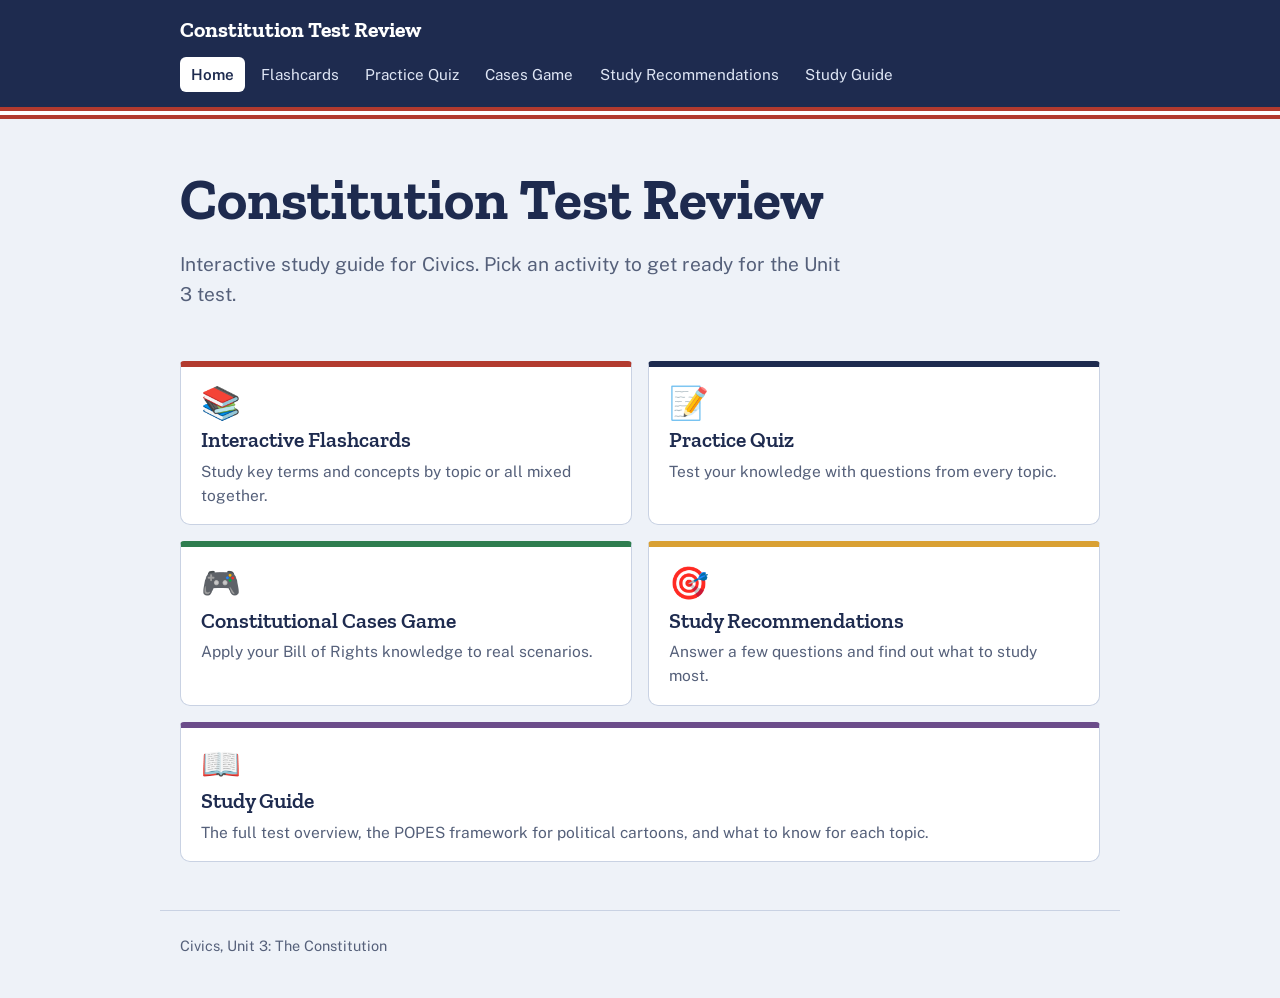
<file: constitution-review/index.html>
<!doctype html>
<html lang="en">
<head>
<meta charset="utf-8">
<meta name="viewport" content="width=device-width, initial-scale=1">
<title>Constitution Test Review</title>
<link rel="preconnect" href="https://fonts.googleapis.com">
<link rel="preconnect" href="https://fonts.gstatic.com" crossorigin>
<link href="https://fonts.googleapis.com/css2?family=Public+Sans:ital,wght@0,400;0,600;0,700;1,400&family=Zilla+Slab:wght@600;700&display=swap" rel="stylesheet">
<link rel="stylesheet" href="assets/style.css">
</head>
<body>
<main>
  <section class="hero">
    <h1>Constitution Test Review</h1>
    <p>Interactive study guide for Civics. Pick an activity to get ready for the Unit 3 test.</p>
  </section>

  <div class="activity-grid">
    <a class="activity" href="flashcards.html" style="--stripe: var(--brick)">
      <span class="icon" aria-hidden="true">📚</span>
      <h3>Interactive Flashcards</h3>
      <p>Study key terms and concepts by topic or all mixed together.</p>
    </a>
    <a class="activity" href="quiz.html" style="--stripe: var(--navy)">
      <span class="icon" aria-hidden="true">📝</span>
      <h3>Practice Quiz</h3>
      <p>Test your knowledge with questions from every topic.</p>
    </a>
    <a class="activity" href="game.html" style="--stripe: var(--good)">
      <span class="icon" aria-hidden="true">🎮</span>
      <h3>Constitutional Cases Game</h3>
      <p>Apply your Bill of Rights knowledge to real scenarios.</p>
    </a>
    <a class="activity" href="recommendations.html" style="--stripe: var(--gold)">
      <span class="icon" aria-hidden="true">🎯</span>
      <h3>Study Recommendations</h3>
      <p>Answer a few questions and find out what to study most.</p>
    </a>
    <a class="activity wide" href="study-guide.html" style="--stripe: #6b4c8a">
      <span class="icon" aria-hidden="true">📖</span>
      <h3>Study Guide</h3>
      <p>The full test overview, the POPES framework for political cartoons, and what to know for each topic.</p>
    </a>
  </div>
</main>
<script src="assets/site.js"></script>
</body>
</html>
</file>
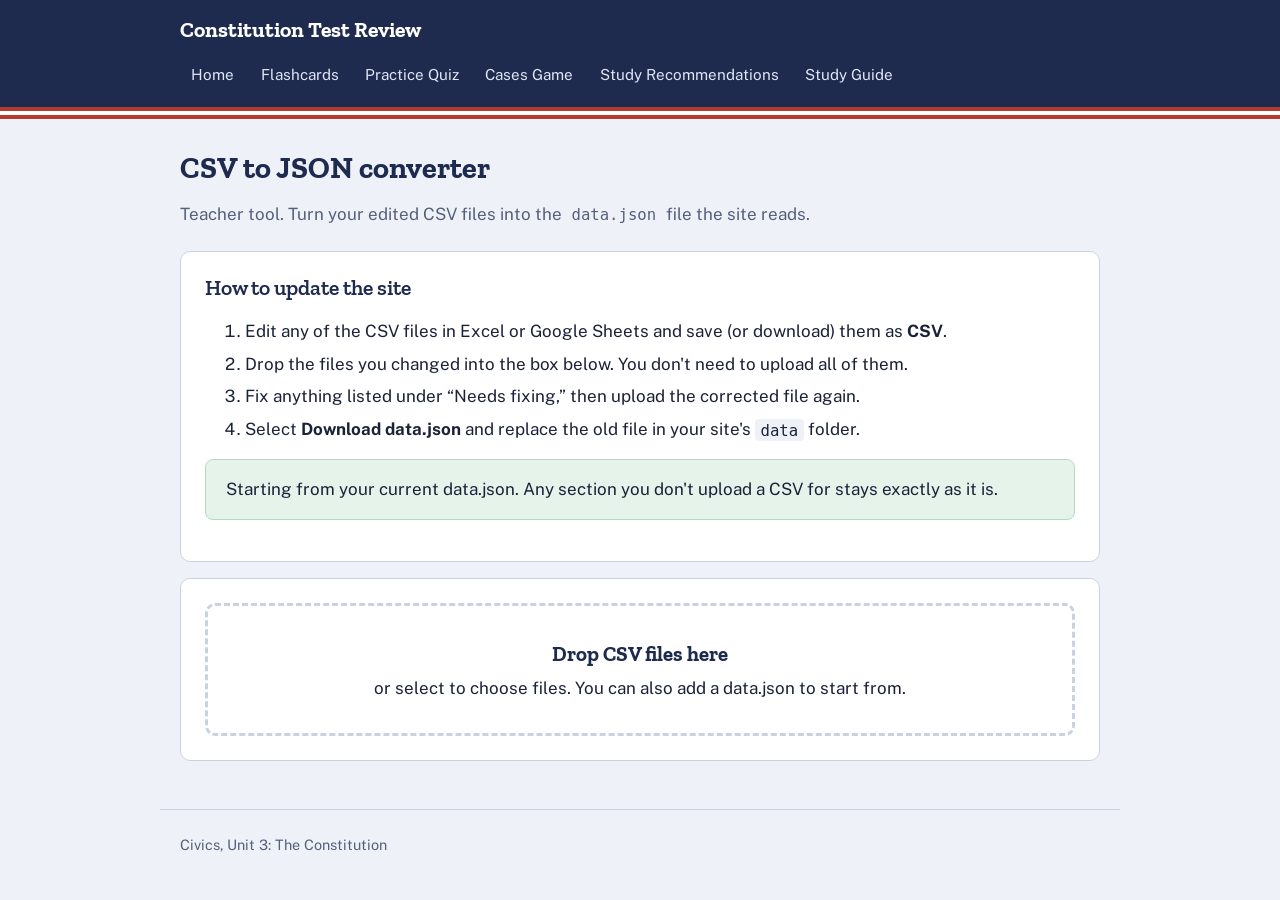
<file: constitution-review/converter.html>
<!doctype html>
<html lang="en">
<head>
<meta charset="utf-8">
<meta name="viewport" content="width=device-width, initial-scale=1">
<meta name="robots" content="noindex">
<title>CSV to JSON converter · Constitution Test Review</title>
<link rel="preconnect" href="https://fonts.googleapis.com">
<link rel="preconnect" href="https://fonts.gstatic.com" crossorigin>
<link href="https://fonts.googleapis.com/css2?family=Public+Sans:ital,wght@0,400;0,600;0,700;1,400&family=Zilla+Slab:wght@600;700&display=swap" rel="stylesheet">
<link rel="stylesheet" href="assets/style.css">
<style>
  .drop {
    display: block; position: relative;
    border: 3px dashed var(--line); border-radius: var(--radius); background: var(--paper);
    padding: 2rem 1.25rem; text-align: center; cursor: pointer;
  }
  .drop:focus-within { outline: 3px solid var(--gold); outline-offset: 2px; }
  .drop.over { border-color: var(--navy); background: #e8eef9; }
  .drop strong { font-family: var(--font-head); font-size: 1.3rem; color: var(--navy); display: block; margin-bottom: 0.3rem; }
  .file-report { margin-top: 0.9rem; }
  .file-report h4 { margin: 0; }
  .file-report ul { margin: 0.4rem 0 0; padding-left: 1.2rem; }
  table.summary { border-collapse: collapse; width: 100%; margin-top: 0.5rem; }
  table.summary th, table.summary td { text-align: left; padding: 0.45rem 0.6rem; border-bottom: 1px solid var(--line); }
  table.summary th { font-weight: 600; color: var(--muted); font-size: 0.9rem; }
  .table-wrap { overflow-x: auto; }
  code { background: var(--wash); padding: 0.1em 0.35em; border-radius: 4px; font-size: 0.92em; }
  ol.steps li { margin-bottom: 0.4rem; }
</style>
</head>
<body>
<main>
  <div class="page-head">
    <h2>CSV to JSON converter</h2>
    <p>Teacher tool. Turn your edited CSV files into the <code>data.json</code> file the site reads.</p>
  </div>

  <div class="panel">
    <h3>How to update the site</h3>
    <ol class="steps">
      <li>Edit any of the CSV files in Excel or Google Sheets and save (or download) them as <strong>CSV</strong>.</li>
      <li>Drop the files you changed into the box below. You don't need to upload all of them.</li>
      <li>Fix anything listed under “Needs fixing,” then upload the corrected file again.</li>
      <li>Select <strong>Download data.json</strong> and replace the old file in your site's <code>data</code> folder.</li>
    </ol>
    <p id="base-status" class="callout info" style="margin-top:1rem">Looking for the current data.json…</p>
  </div>

  <div class="panel">
    <label class="drop" id="drop">
      <strong>Drop CSV files here</strong>
      <span>or select to choose files. You can also add a data.json to start from.</span>
      <input type="file" id="file-input" accept=".csv,.json,text/csv,application/json" multiple class="visually-hidden">
    </label>
    <div id="reports"></div>
  </div>

  <div class="panel hidden" id="result-panel">
    <h3>What the new data.json will contain</h3>
    <div class="table-wrap">
      <table class="summary">
        <thead><tr><th>Section</th><th>Items</th><th>Comes from</th></tr></thead>
        <tbody id="summary-body"></tbody>
      </table>
    </div>
    <div class="btn-row" style="justify-content:flex-start">
      <button type="button" class="btn" id="download-btn" disabled>Download data.json</button>
      <button type="button" class="btn secondary" id="clear-btn">Start over</button>
    </div>
    <p id="download-note" style="margin-top:0.75rem; color: var(--muted)"></p>
  </div>
</main>
<script src="assets/site.js"></script>
<script src="assets/converter-core.js"></script>
<script>
(function () {
  const C = window.Converter;
  let base = null, baseSource = "";
  let csvFiles = [];       // { name, text }
  let lastResult = null;

  const baseStatus = document.getElementById("base-status");

  // Try to load the site's current data.json so unchanged sections are kept
  fetch("data/data.json", { cache: "no-cache" })
    .then(r => r.ok ? r.json() : Promise.reject())
    .then(j => { base = j; baseSource = "current data.json"; setBaseMessage(); })
    .catch(() => {
      baseStatus.className = "callout warn";
      baseStatus.textContent = "Couldn't find the current data.json, so upload all five CSV files (or add your current data.json along with the CSVs you changed).";
    });

  function setBaseMessage() {
    baseStatus.className = "callout good";
    baseStatus.textContent = `Starting from your ${baseSource}. Any section you don't upload a CSV for stays exactly as it is.`;
  }

  async function addFiles(fileList) {
    for (const f of fileList) {
      const text = await f.text();
      if (f.name.toLowerCase().endsWith(".json")) {
        try { base = JSON.parse(text); baseSource = f.name; setBaseMessage(); }
        catch { alert(f.name + " isn't valid JSON."); }
      } else {
        csvFiles = csvFiles.filter(x => x.name !== f.name);   // re-uploading a file replaces it
        csvFiles.push({ name: f.name, text });
      }
    }
    run();
  }

  function run() {
    const reports = document.getElementById("reports");
    reports.innerHTML = "";
    if (!csvFiles.length && !base) return;

    lastResult = C.build(csvFiles, base);
    lastResult.report.forEach(r => {
      const div = document.createElement("div");
      const bad = r.errors.length > 0;
      div.className = "callout file-report " + (bad ? "bad" : "good");
      const label = r.type ? C.TYPE_INFO[r.type].label : "Unknown file";
      div.innerHTML = `<h4></h4><p style="margin:0.2rem 0 0"></p>`;
      div.querySelector("h4").textContent = `${bad ? "Needs fixing" : "Looks good"}: ${r.name}`;
      div.querySelector("p").textContent = `${label}, ${r.count} ${r.count === 1 ? "item" : "items"} ready`;
      if (r.errors.length || r.warnings.length) {
        const ul = document.createElement("ul");
        r.errors.forEach(e => {
          const li = document.createElement("li");
          li.textContent = (e.row ? `Row ${e.row}: ` : "") + e.message;
          ul.appendChild(li);
        });
        r.warnings.forEach(w => {
          const li = document.createElement("li");
          li.textContent = "Note: " + w;
          ul.appendChild(li);
        });
        div.appendChild(ul);
      }
      reports.appendChild(div);
    });

    // Summary table
    const uploaded = {};
    lastResult.report.forEach(r => { if (r.type) uploaded[r.type] = r.name; });
    const body = document.getElementById("summary-body");
    body.innerHTML = "";
    C.ORDER.forEach(type => {
      const tr = document.createElement("tr");
      const items = lastResult.data[type];
      const src = uploaded[type] ? uploaded[type] : items ? `kept from ${baseSource}` : "missing";
      [C.TYPE_INFO[type].label, items ? items.length : "–", src].forEach(t => {
        const td = document.createElement("td"); td.textContent = t; tr.appendChild(td);
      });
      body.appendChild(tr);
    });
    document.getElementById("result-panel").classList.remove("hidden");

    const btn = document.getElementById("download-btn");
    const note = document.getElementById("download-note");
    btn.disabled = !lastResult.ok;
    if (lastResult.missing.length) {
      note.textContent = "Still needed: " + lastResult.missing.map(t => C.TYPE_INFO[t].file).join(", ");
    } else if (!lastResult.ok) {
      note.textContent = "Fix the problems above, then upload the corrected file again.";
    } else {
      note.textContent = "Ready. Save it as data.json in your site's data folder, replacing the old one.";
    }
  }

  document.getElementById("download-btn").addEventListener("click", () => {
    if (!lastResult || !lastResult.ok) return;
    const blob = new Blob([JSON.stringify(lastResult.data, null, 2)], { type: "application/json" });
    const a = document.createElement("a");
    a.href = URL.createObjectURL(blob);
    a.download = "data.json";
    document.body.appendChild(a); a.click(); a.remove();
    setTimeout(() => URL.revokeObjectURL(a.href), 1000);
  });

  document.getElementById("clear-btn").addEventListener("click", () => {
    csvFiles = []; lastResult = null;
    document.getElementById("reports").innerHTML = "";
    document.getElementById("result-panel").classList.add("hidden");
  });

  const drop = document.getElementById("drop");
  const input = document.getElementById("file-input");
  input.addEventListener("change", () => { addFiles(input.files); input.value = ""; });
  ["dragenter", "dragover"].forEach(ev => drop.addEventListener(ev, e => { e.preventDefault(); drop.classList.add("over"); }));
  ["dragleave", "drop"].forEach(ev => drop.addEventListener(ev, e => { e.preventDefault(); drop.classList.remove("over"); }));
  drop.addEventListener("drop", e => addFiles(e.dataTransfer.files));
})();
</script>
</body>
</html>
</file>
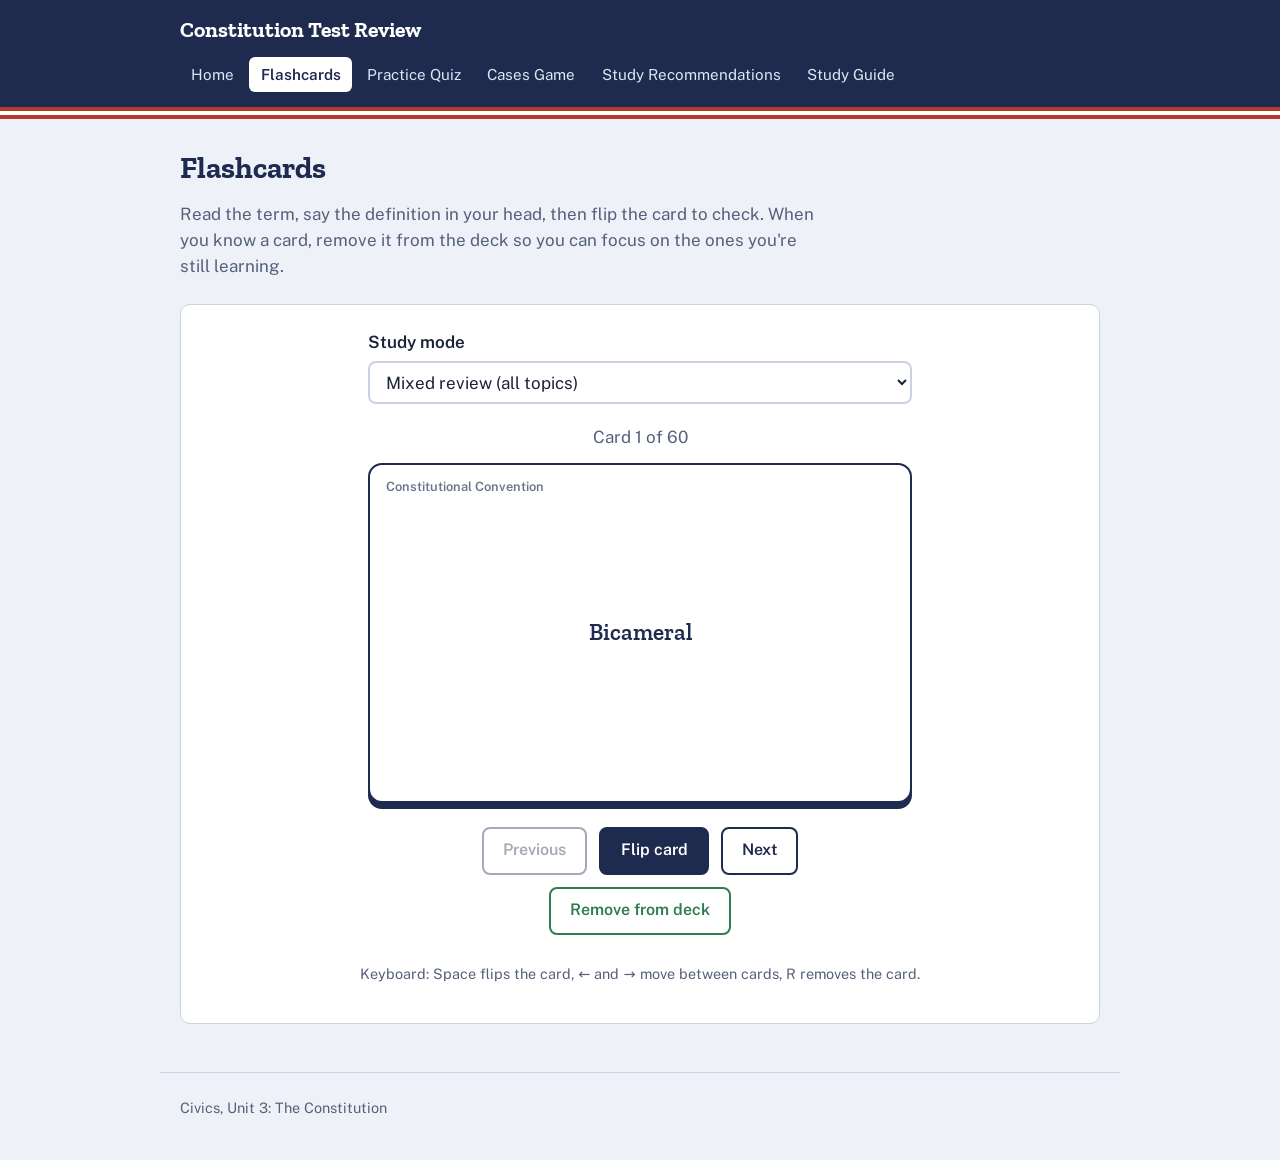
<file: constitution-review/flashcards.html>
<!doctype html>
<html lang="en">
<head>
<meta charset="utf-8">
<meta name="viewport" content="width=device-width, initial-scale=1">
<title>Flashcards · Constitution Test Review</title>
<link rel="preconnect" href="https://fonts.googleapis.com">
<link rel="preconnect" href="https://fonts.gstatic.com" crossorigin>
<link href="https://fonts.googleapis.com/css2?family=Public+Sans:ital,wght@0,400;0,600;0,700;1,400&family=Zilla+Slab:wght@600;700&display=swap" rel="stylesheet">
<link rel="stylesheet" href="assets/style.css">
</head>
<body>
<main>
  <div class="page-head">
    <h2>Flashcards</h2>
    <p>Read the term, say the definition in your head, then flip the card to check. When you know a card, remove it from the deck so you can focus on the ones you're still learning.</p>
  </div>

  <div class="panel">
    <div class="flash-controls">
      <label class="field-label" for="topic-select">Study mode</label>
      <select id="topic-select">
        <option value="mixed">Mixed review (all topics)</option>
      </select>
    </div>

    <div class="card-count" id="card-counter" aria-live="polite">Loading cards…</div>

    <div id="card-area">
      <button type="button" class="flashcard" id="flashcard" aria-label="Flashcard. Select to flip.">
        <div class="inner">
          <div class="face front"><span class="tag" id="card-topic-front"></span><span id="card-question"></span></div>
          <div class="face back"><span class="tag">Definition</span><span id="card-answer"></span></div>
        </div>
      </button>

      <div class="btn-row">
        <button type="button" class="btn secondary" id="prev-card">Previous</button>
        <button type="button" class="btn" id="flip-card">Flip card</button>
        <button type="button" class="btn secondary" id="next-card">Next</button>
      </div>
      <div class="btn-row deck-row">
        <button type="button" class="btn remove" id="remove-card">Remove from deck</button>
      </div>
    </div>

    <div id="deck-done" class="callout good center hidden">
      <h4>You removed every card in this deck!</h4>
      <p>Put them back to review again, or choose another study mode.</p>
    </div>

    <div class="btn-row deck-row">
      <button type="button" class="btn secondary hidden" id="restore-cards"></button>
    </div>
    <p class="hint">Keyboard: Space flips the card, ← and → move between cards, R removes the card.</p>
  </div>
</main>
<script src="assets/site.js"></script>
<script src="assets/flashcards.js"></script>
</body>
</html>
</file>
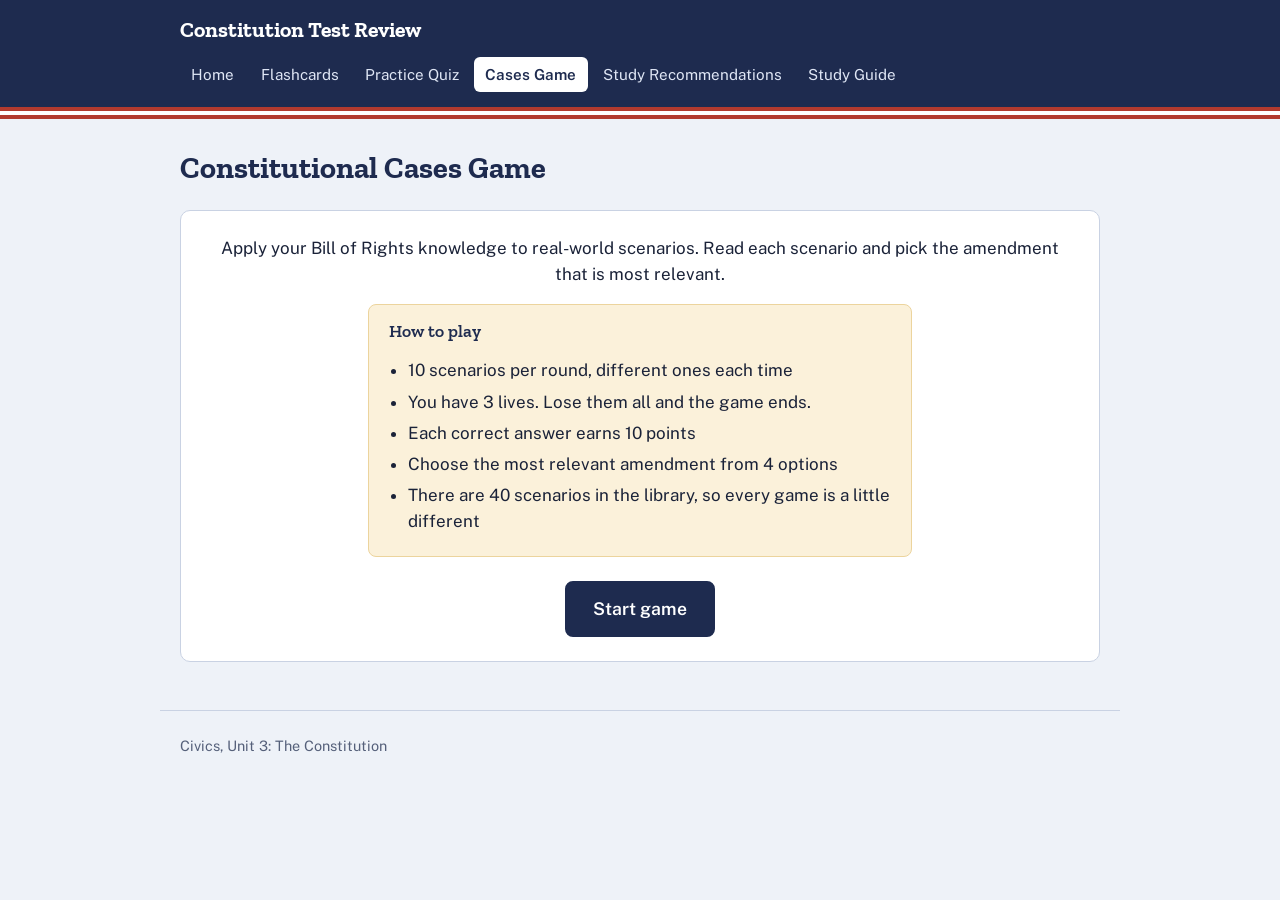
<file: constitution-review/game.html>
<!doctype html>
<html lang="en">
<head>
<meta charset="utf-8">
<meta name="viewport" content="width=device-width, initial-scale=1">
<title>Constitutional Cases Game · Constitution Test Review</title>
<link rel="preconnect" href="https://fonts.googleapis.com">
<link rel="preconnect" href="https://fonts.gstatic.com" crossorigin>
<link href="https://fonts.googleapis.com/css2?family=Public+Sans:ital,wght@0,400;0,600;0,700;1,400&family=Zilla+Slab:wght@600;700&display=swap" rel="stylesheet">
<link rel="stylesheet" href="assets/style.css">
</head>
<body>
<main>
  <div class="page-head">
    <h2>Constitutional Cases Game</h2>
  </div>

  <div class="panel">
    <div id="game-start" class="center">
      <p>Apply your Bill of Rights knowledge to real-world scenarios. Read each scenario and pick the amendment that is most relevant.</p>
      <div class="callout warn" style="text-align:left; max-width: 34rem; margin: 1rem auto 1.5rem;">
        <h4>How to play</h4>
        <ul class="rules" id="rules"></ul>
      </div>
      <button type="button" class="btn big" id="start-btn">Start game</button>
    </div>

    <div id="game-content" class="hidden">
      <div class="game-stats">
        <div style="display:flex; gap:2rem;">
          <div class="stat"><div class="num" id="game-score">0</div><div class="lbl">Score</div></div>
          <div class="stat"><div class="num" id="game-qnum">1</div><div class="lbl" id="game-qlabel">Question</div></div>
        </div>
        <div class="stat"><div class="lives" id="game-lives" aria-label="Lives"></div><div class="lbl">Lives</div></div>
      </div>

      <div class="scenario"><strong>Scenario:</strong> <span id="game-scenario"></span></div>

      <p class="question" style="font-size:1.15rem">Which amendment is most relevant to this scenario?</p>
      <div class="choices" id="game-options"></div>

      <div class="btn-row">
        <button type="button" class="btn" id="submit-btn" disabled>Submit answer</button>
      </div>

      <div id="game-feedback" class="callout hidden" aria-live="polite">
        <h4 id="feedback-head"></h4>
        <p id="feedback-correct"></p>
        <p id="feedback-explain"></p>
        <button type="button" class="btn" id="continue-btn">Continue</button>
      </div>
    </div>

    <div id="game-end" class="hidden center">
      <h3 id="end-title"></h3>
      <p id="end-sub"></p>
      <p>Final score</p>
      <p class="score-big" id="end-score">0</p>
      <p id="end-performance"></p>
      <div class="btn-row">
        <button type="button" class="btn" id="again-btn">Play again</button>
        <a class="btn secondary" href="index.html">Back to home</a>
      </div>
    </div>
  </div>
</main>
<script src="assets/site.js"></script>
<script src="assets/game.js"></script>
</body>
</html>
</file>
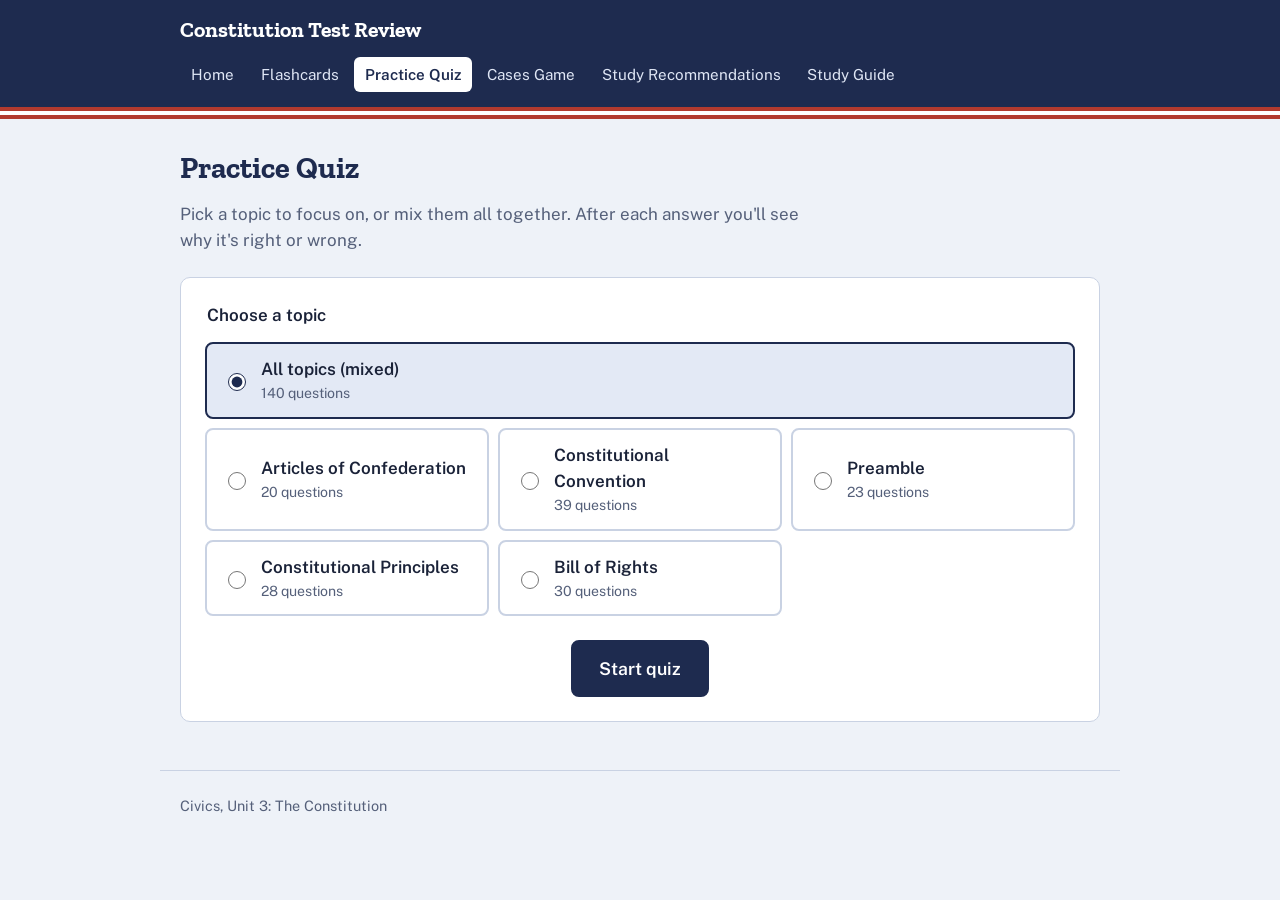
<file: constitution-review/quiz.html>
<!doctype html>
<html lang="en">
<head>
<meta charset="utf-8">
<meta name="viewport" content="width=device-width, initial-scale=1">
<title>Practice Quiz · Constitution Test Review</title>
<link rel="preconnect" href="https://fonts.googleapis.com">
<link rel="preconnect" href="https://fonts.gstatic.com" crossorigin>
<link href="https://fonts.googleapis.com/css2?family=Public+Sans:ital,wght@0,400;0,600;0,700;1,400&family=Zilla+Slab:wght@600;700&display=swap" rel="stylesheet">
<link rel="stylesheet" href="assets/style.css">
</head>
<body>
<main>
  <div class="page-head">
    <h2>Practice Quiz</h2>
    <p>Pick a topic to focus on, or mix them all together. After each answer you'll see why it's right or wrong.</p>
  </div>

  <div class="panel">
    <div id="quiz-start">
      <fieldset class="topic-pick">
        <legend class="field-label">Choose a topic</legend>
        <div id="topic-list" class="topic-list"></div>
      </fieldset>
      <div class="btn-row">
        <button type="button" class="btn big" id="start-btn">Start quiz</button>
      </div>
    </div>

    <div id="quiz-content" class="hidden">
      <div class="meta-row">
        <span id="quiz-progress">Question 1</span>
        <span id="quiz-topic" style="font-weight:600; color: var(--navy)"></span>
        <span id="quiz-score">Score: 0/0</span>
      </div>
      <div class="progress"><div id="quiz-bar"></div></div>
      <p class="question" id="quiz-question"></p>
      <div class="choices" id="quiz-options"></div>

      <div id="quiz-feedback" class="callout hidden" aria-live="polite">
        <h4 id="feedback-head"></h4>
        <p id="feedback-text"></p>
      </div>

      <div class="btn-row spread">
        <button type="button" class="btn secondary" id="quit-btn">Change topic</button>
        <button type="button" class="btn" id="check-btn" disabled>Check answer</button>
        <button type="button" class="btn hidden" id="next-btn">Next question</button>
      </div>
    </div>

    <div id="quiz-results" class="hidden center">
      <h3>Quiz complete!</h3>
      <p id="results-topic" style="color: var(--muted)"></p>
      <p class="score-big" id="final-score"></p>
      <p id="score-feedback"></p>
      <div class="btn-row">
        <button type="button" class="btn" id="retake-btn">Try this topic again</button>
        <button type="button" class="btn secondary" id="topics-btn">Choose another topic</button>
      </div>
    </div>
  </div>
</main>
<script src="assets/site.js"></script>
<script src="assets/quiz.js"></script>
</body>
</html>
</file>
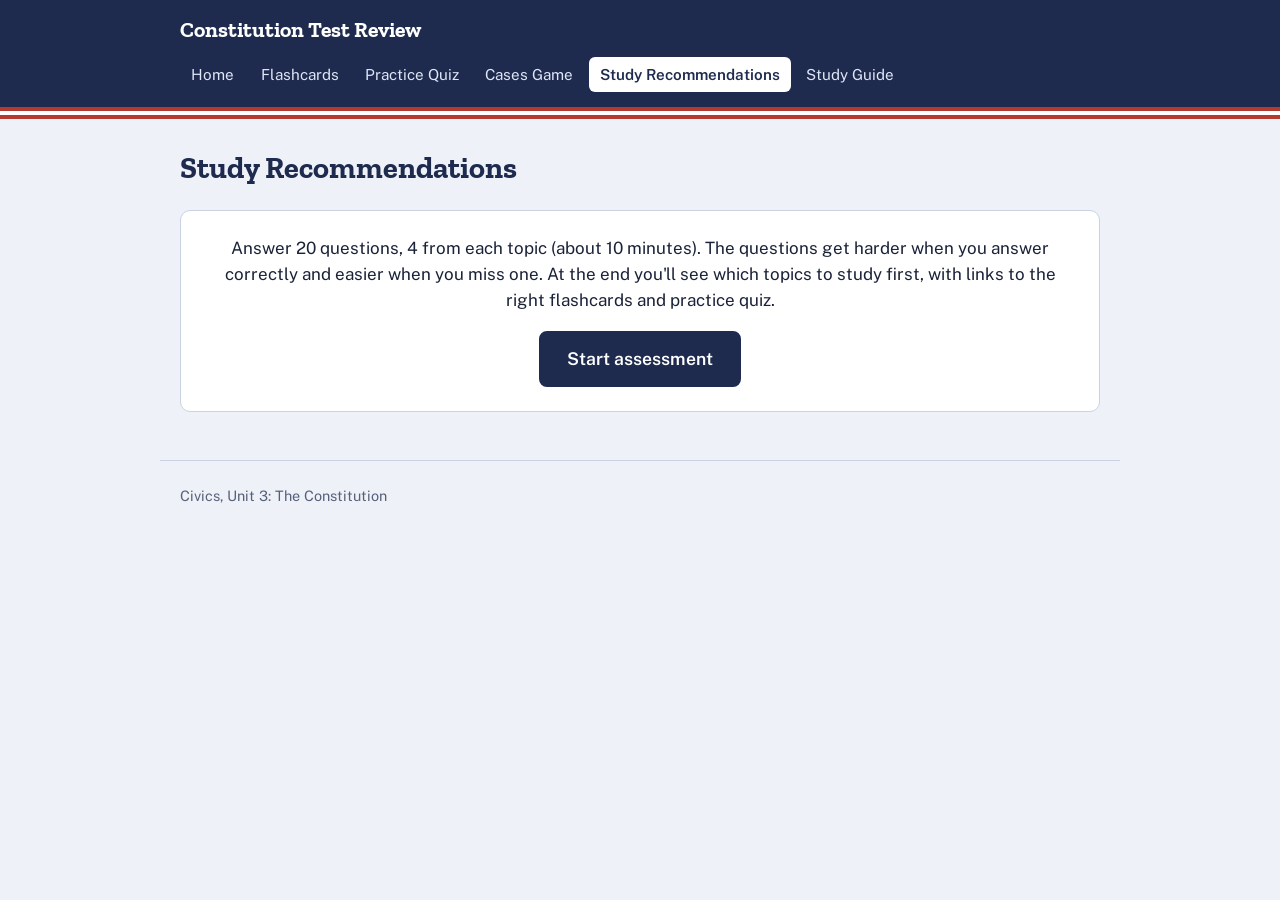
<file: constitution-review/recommendations.html>
<!doctype html>
<html lang="en">
<head>
<meta charset="utf-8">
<meta name="viewport" content="width=device-width, initial-scale=1">
<title>Study Recommendations · Constitution Test Review</title>
<link rel="preconnect" href="https://fonts.googleapis.com">
<link rel="preconnect" href="https://fonts.gstatic.com" crossorigin>
<link href="https://fonts.googleapis.com/css2?family=Public+Sans:ital,wght@0,400;0,600;0,700;1,400&family=Zilla+Slab:wght@600;700&display=swap" rel="stylesheet">
<link rel="stylesheet" href="assets/style.css">
</head>
<body>
<main>
  <div class="page-head">
    <h2>Study Recommendations</h2>
  </div>

  <div class="panel">
    <div id="diag-start" class="center">
      <p id="diag-intro">Answer a short set of questions from every topic. The questions get harder when you answer correctly and easier when you miss one. At the end you'll see which topics to study first, with links to the right flashcards and practice quiz.</p>
      <button type="button" class="btn big" id="start-btn">Start assessment</button>
    </div>

    <div id="diag-content" class="hidden">
      <div class="meta-row">
        <span id="diag-progress">Question 1</span>
        <span id="diag-topic" style="font-weight:600; color: var(--navy)"></span>
        <span id="diag-level"></span>
      </div>
      <div class="progress"><div id="diag-bar" style="background: var(--brick)"></div></div>
      <p class="question" id="diag-question"></p>
      <div class="choices" id="diag-options"></div>
      <div class="btn-row">
        <button type="button" class="btn red" id="diag-next" disabled>Next question</button>
      </div>
    </div>

    <div id="diag-results" class="hidden">
      <h3 class="center">Your study recommendations</h3>
      <div id="rec-content"></div>
      <div class="btn-row">
        <button type="button" class="btn red" id="retake-btn">Retake assessment</button>
        <a class="btn secondary" href="index.html">Back to home</a>
      </div>
    </div>
  </div>
</main>
<script src="assets/site.js"></script>
<script src="assets/recommendations.js"></script>
</body>
</html>
</file>
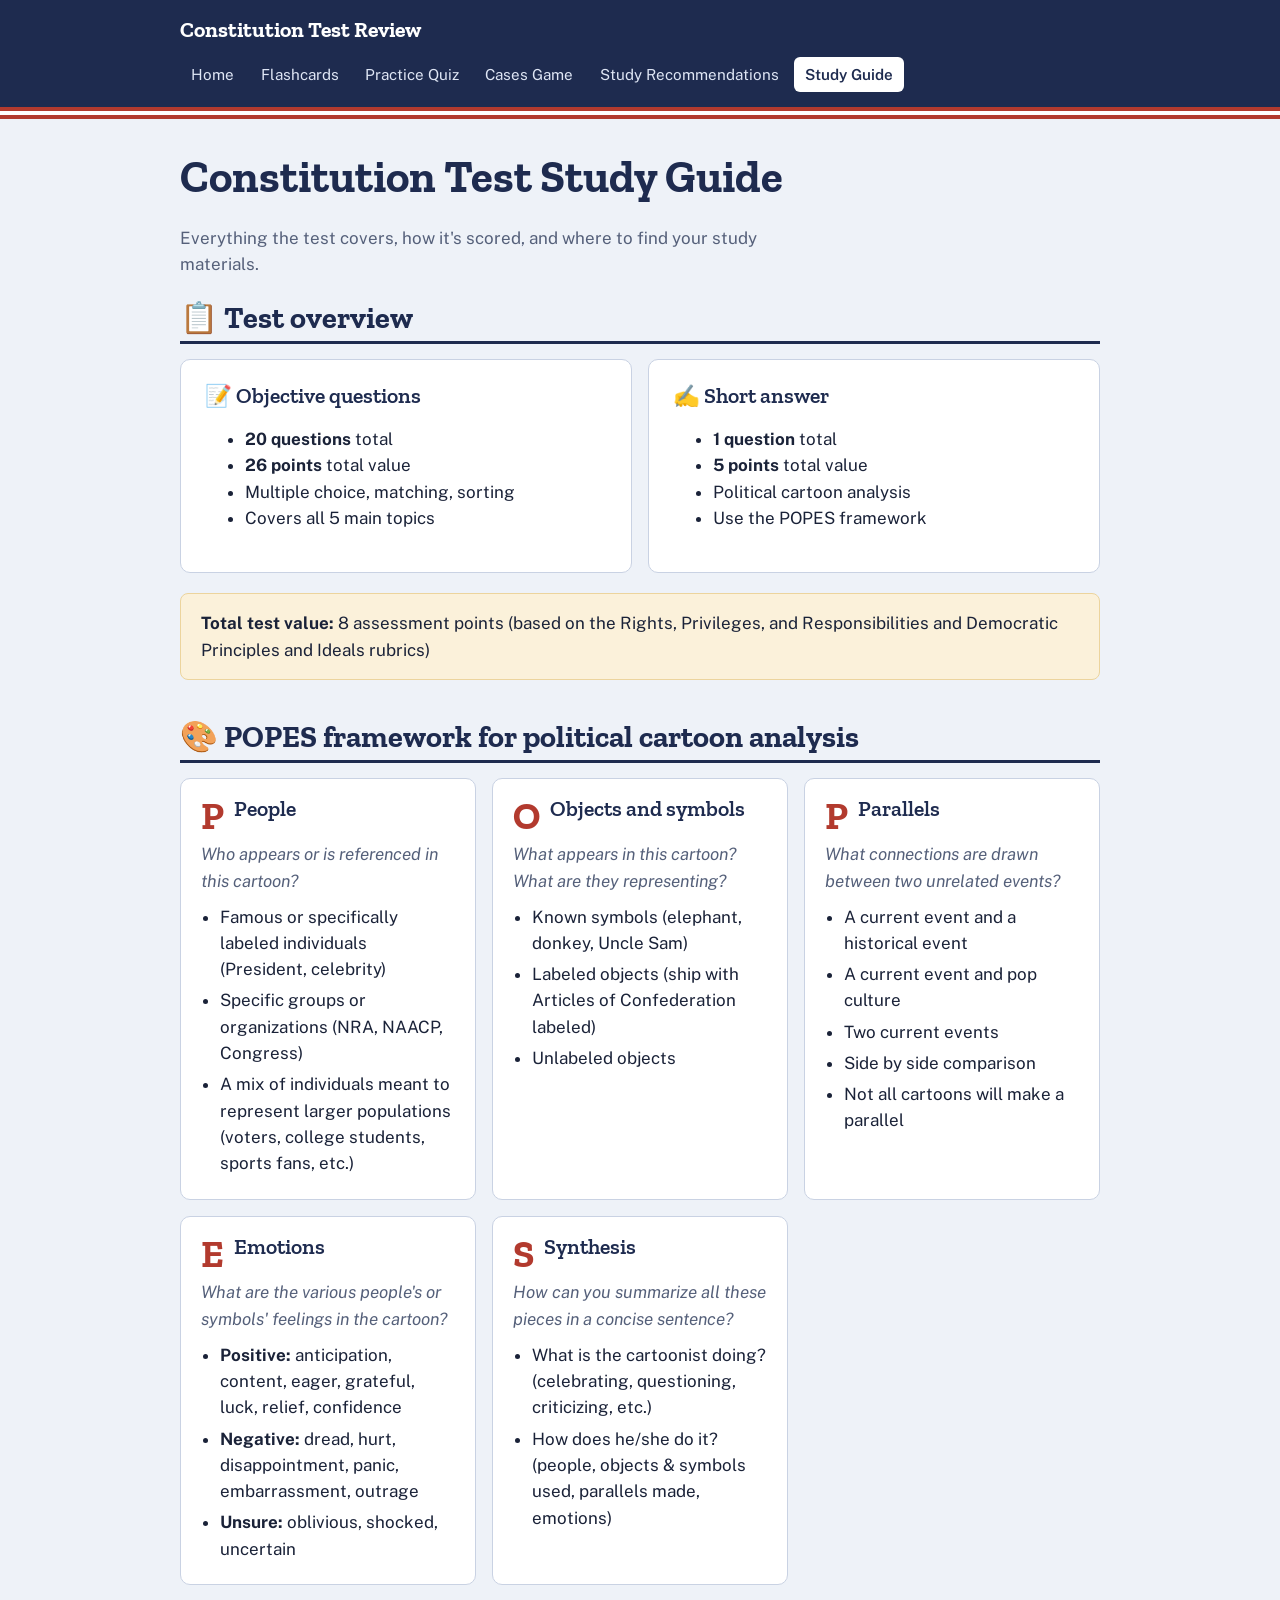
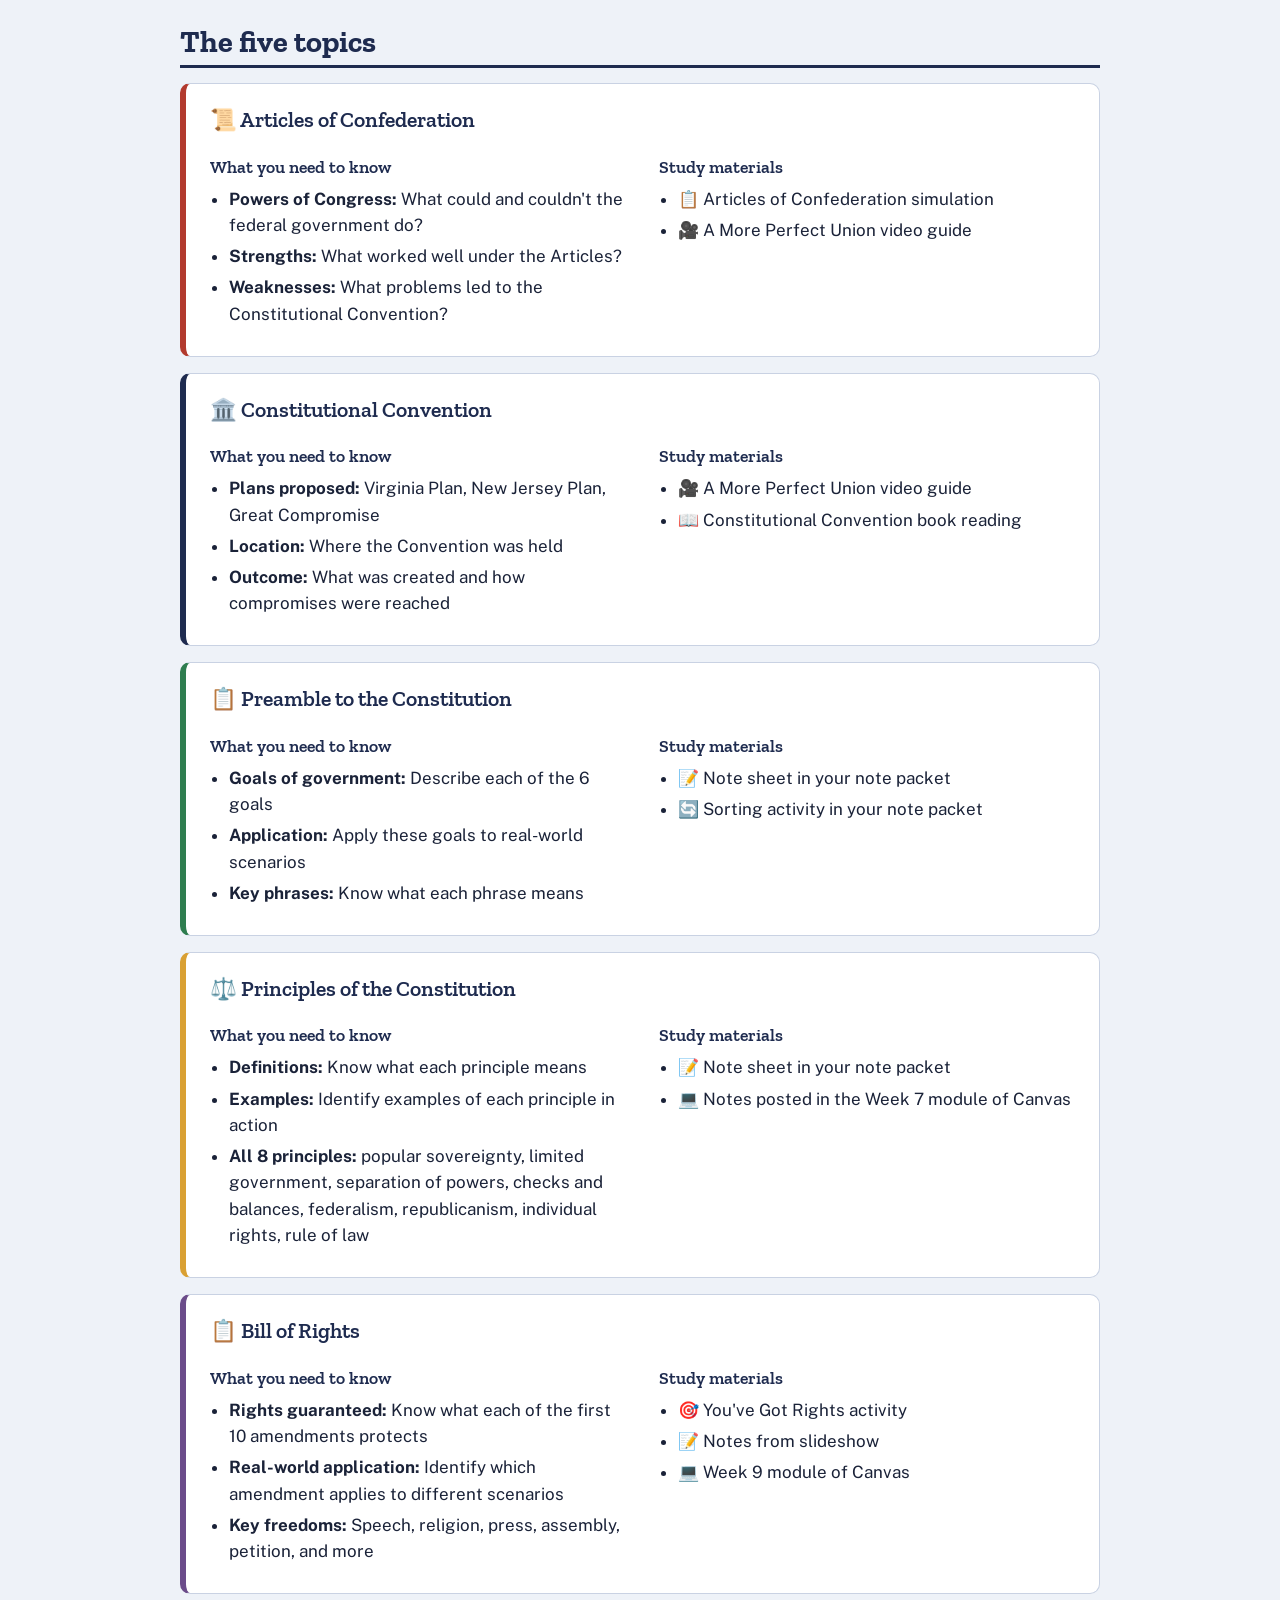
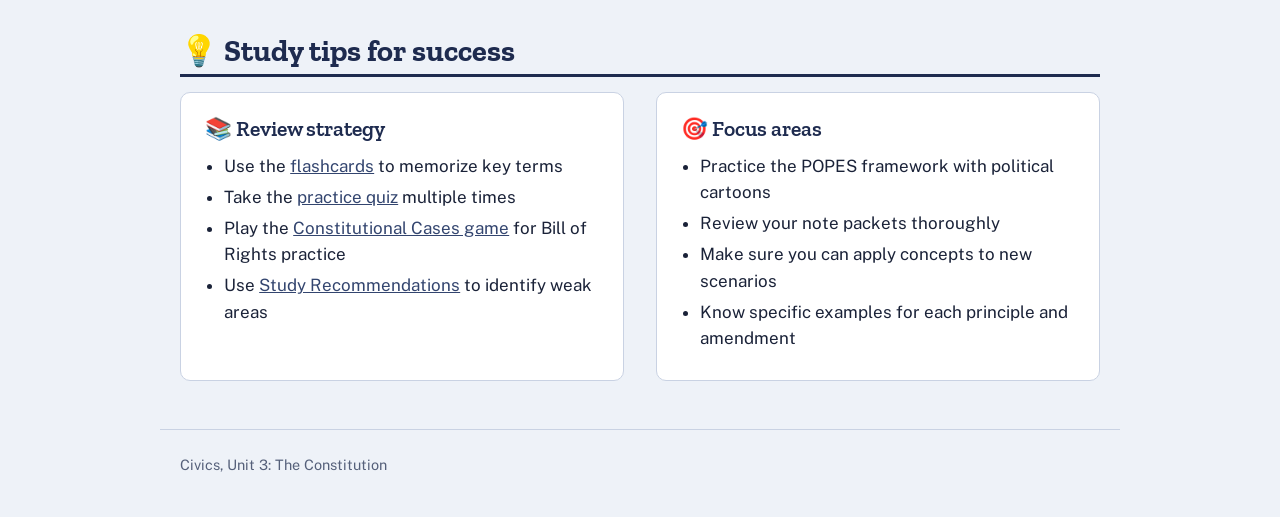
<file: constitution-review/study-guide.html>
<!doctype html>
<html lang="en">
<head>
<meta charset="utf-8">
<meta name="viewport" content="width=device-width, initial-scale=1">
<title>Study Guide · Constitution Test Review</title>
<link rel="preconnect" href="https://fonts.googleapis.com">
<link rel="preconnect" href="https://fonts.gstatic.com" crossorigin>
<link href="https://fonts.googleapis.com/css2?family=Public+Sans:ital,wght@0,400;0,600;0,700;1,400&family=Zilla+Slab:wght@600;700&display=swap" rel="stylesheet">
<link rel="stylesheet" href="assets/style.css">
</head>
<body>
<main>
  <div class="page-head">
    <h1 style="font-size: clamp(2rem, 5vw, 2.8rem)">Constitution Test Study Guide</h1>
    <p>Everything the test covers, how it's scored, and where to find your study materials.</p>
  </div>

  <!-- ===== Test overview ===== -->
  <section class="guide-section" style="margin-top:0">
    <h2>📋 Test overview</h2>
    <div class="facts">
      <div class="panel fact">
        <h3>📝 Objective questions</h3>
        <ul>
          <li><strong>20 questions</strong> total</li>
          <li><strong>26 points</strong> total value</li>
          <li>Multiple choice, matching, sorting</li>
          <li>Covers all 5 main topics</li>
        </ul>
      </div>
      <div class="panel fact">
        <h3>✍️ Short answer</h3>
        <ul>
          <li><strong>1 question</strong> total</li>
          <li><strong>5 points</strong> total value</li>
          <li>Political cartoon analysis</li>
          <li>Use the POPES framework</li>
        </ul>
      </div>
    </div>
    <div class="callout warn">
      <p><strong>Total test value:</strong> 8 assessment points (based on the Rights, Privileges, and Responsibilities and Democratic Principles and Ideals rubrics)</p>
    </div>
  </section>

  <!-- ===== POPES ===== -->
  <section class="guide-section">
    <h2>🎨 POPES framework for political cartoon analysis</h2>
    <div class="popes">
      <div class="panel">
        <span class="letter-big">P</span><h3>People</h3>
        <p class="q">Who appears or is referenced in this cartoon?</p>
        <ul>
          <li>Famous or specifically labeled individuals (President, celebrity)</li>
          <li>Specific groups or organizations (NRA, NAACP, Congress)</li>
          <li>A mix of individuals meant to represent larger populations (voters, college students, sports fans, etc.)</li>
        </ul>
      </div>
      <div class="panel">
        <span class="letter-big">O</span><h3>Objects and symbols</h3>
        <p class="q">What appears in this cartoon? What are they representing?</p>
        <ul>
          <li>Known symbols (elephant, donkey, Uncle Sam)</li>
          <li>Labeled objects (ship with Articles of Confederation labeled)</li>
          <li>Unlabeled objects</li>
        </ul>
      </div>
      <div class="panel">
        <span class="letter-big">P</span><h3>Parallels</h3>
        <p class="q">What connections are drawn between two unrelated events?</p>
        <ul>
          <li>A current event and a historical event</li>
          <li>A current event and pop culture</li>
          <li>Two current events</li>
          <li>Side by side comparison</li>
          <li>Not all cartoons will make a parallel</li>
        </ul>
      </div>
      <div class="panel">
        <span class="letter-big">E</span><h3>Emotions</h3>
        <p class="q">What are the various people's or symbols' feelings in the cartoon?</p>
        <ul>
          <li><strong>Positive:</strong> anticipation, content, eager, grateful, luck, relief, confidence</li>
          <li><strong>Negative:</strong> dread, hurt, disappointment, panic, embarrassment, outrage</li>
          <li><strong>Unsure:</strong> oblivious, shocked, uncertain</li>
        </ul>
      </div>
      <div class="panel">
        <span class="letter-big">S</span><h3>Synthesis</h3>
        <p class="q">How can you summarize all these pieces in a concise sentence?</p>
        <ul>
          <li>What is the cartoonist doing? (celebrating, questioning, criticizing, etc.)</li>
          <li>How does he/she do it? (people, objects &amp; symbols used, parallels made, emotions)</li>
        </ul>
      </div>
    </div>
  </section>

  <!-- ===== Topics ===== -->
  <section class="guide-section">
    <h2>The five topics</h2>

    <div class="panel topic-card" style="--stripe: var(--brick)">
      <h3>📜 Articles of Confederation</h3>
      <div class="two-col">
        <div>
          <h4>What you need to know</h4>
          <ul>
            <li><strong>Powers of Congress:</strong> What could and couldn't the federal government do?</li>
            <li><strong>Strengths:</strong> What worked well under the Articles?</li>
            <li><strong>Weaknesses:</strong> What problems led to the Constitutional Convention?</li>
          </ul>
        </div>
        <div>
          <h4>Study materials</h4>
          <ul>
            <li>📋 Articles of Confederation simulation</li>
            <li>🎥 A More Perfect Union video guide</li>
          </ul>
        </div>
      </div>
    </div>

    <div class="panel topic-card" style="--stripe: var(--navy)">
      <h3>🏛️ Constitutional Convention</h3>
      <div class="two-col">
        <div>
          <h4>What you need to know</h4>
          <ul>
            <li><strong>Plans proposed:</strong> Virginia Plan, New Jersey Plan, Great Compromise</li>
            <li><strong>Location:</strong> Where the Convention was held</li>
            <li><strong>Outcome:</strong> What was created and how compromises were reached</li>
          </ul>
        </div>
        <div>
          <h4>Study materials</h4>
          <ul>
            <li>🎥 A More Perfect Union video guide</li>
            <li>📖 Constitutional Convention book reading</li>
          </ul>
        </div>
      </div>
    </div>

    <div class="panel topic-card" style="--stripe: var(--good)">
      <h3>📋 Preamble to the Constitution</h3>
      <div class="two-col">
        <div>
          <h4>What you need to know</h4>
          <ul>
            <li><strong>Goals of government:</strong> Describe each of the 6 goals</li>
            <li><strong>Application:</strong> Apply these goals to real-world scenarios</li>
            <li><strong>Key phrases:</strong> Know what each phrase means</li>
          </ul>
        </div>
        <div>
          <h4>Study materials</h4>
          <ul>
            <li>📝 Note sheet in your note packet</li>
            <li>🔄 Sorting activity in your note packet</li>
          </ul>
        </div>
      </div>
    </div>

    <div class="panel topic-card" style="--stripe: var(--gold)">
      <h3>⚖️ Principles of the Constitution</h3>
      <div class="two-col">
        <div>
          <h4>What you need to know</h4>
          <ul>
            <li><strong>Definitions:</strong> Know what each principle means</li>
            <li><strong>Examples:</strong> Identify examples of each principle in action</li>
            <li><strong>All 8 principles:</strong> popular sovereignty, limited government, separation of powers, checks and balances, federalism, republicanism, individual rights, rule of law</li>
          </ul>
        </div>
        <div>
          <h4>Study materials</h4>
          <ul>
            <li>📝 Note sheet in your note packet</li>
            <li>💻 Notes posted in the Week 7 module of Canvas</li>
          </ul>
        </div>
      </div>
    </div>

    <div class="panel topic-card" style="--stripe: #6b4c8a">
      <h3>📋 Bill of Rights</h3>
      <div class="two-col">
        <div>
          <h4>What you need to know</h4>
          <ul>
            <li><strong>Rights guaranteed:</strong> Know what each of the first 10 amendments protects</li>
            <li><strong>Real-world application:</strong> Identify which amendment applies to different scenarios</li>
            <li><strong>Key freedoms:</strong> Speech, religion, press, assembly, petition, and more</li>
          </ul>
        </div>
        <div>
          <h4>Study materials</h4>
          <ul>
            <li>🎯 You've Got Rights activity</li>
            <li>📝 Notes from slideshow</li>
            <li>💻 Week 9 module of Canvas</li>
          </ul>
        </div>
      </div>
    </div>
  </section>

  <!-- ===== Tips ===== -->
  <section class="guide-section tips">
    <h2>💡 Study tips for success</h2>
    <div class="two-col">
      <div class="panel">
        <h3>📚 Review strategy</h3>
        <ul>
          <li>Use the <a href="flashcards.html">flashcards</a> to memorize key terms</li>
          <li>Take the <a href="quiz.html">practice quiz</a> multiple times</li>
          <li>Play the <a href="game.html">Constitutional Cases game</a> for Bill of Rights practice</li>
          <li>Use <a href="recommendations.html">Study Recommendations</a> to identify weak areas</li>
        </ul>
      </div>
      <div class="panel">
        <h3>🎯 Focus areas</h3>
        <ul>
          <li>Practice the POPES framework with political cartoons</li>
          <li>Review your note packets thoroughly</li>
          <li>Make sure you can apply concepts to new scenarios</li>
          <li>Know specific examples for each principle and amendment</li>
        </ul>
      </div>
    </div>
  </section>
</main>
<script src="assets/site.js"></script>
</body>
</html>
</file>
<file: constitution-review/assets/style.css>
/* ==========================================================
   Constitution Test Review — shared styles
   Colors and fonts live in the :root block so you can
   restyle the whole site by changing a few lines.
   ========================================================== */
:root {
  --navy: #1e2b4f;
  --navy-soft: #33456f;
  --brick: #b23a2e;
  --gold: #d9a033;
  --wash: #eef2f8;
  --paper: #ffffff;
  --line: #c9d2e3;
  --text: #1a2238;
  --muted: #55607a;
  --good: #2e7d4f;
  --good-bg: #e6f3eb;
  --warn: #9a6a00;
  --warn-bg: #fbf1da;
  --bad: #b23a2e;
  --bad-bg: #f8e5e2;

  --font-head: "Zilla Slab", Rockwell, "Roboto Slab", Georgia, serif;
  --font-body: "Public Sans", "Segoe UI", system-ui, -apple-system, Arial, sans-serif;

  --radius: 10px;
  --maxw: 60rem;
}

*, *::before, *::after { box-sizing: border-box; }

html { -webkit-text-size-adjust: 100%; }

body {
  margin: 0;
  font-family: var(--font-body);
  font-size: 1.0625rem;
  line-height: 1.55;
  color: var(--text);
  background: var(--wash);
}

h1, h2, h3, h4 {
  font-family: var(--font-head);
  line-height: 1.15;
  color: var(--navy);
  margin: 0 0 0.5em;
}
h1 { font-size: clamp(2.2rem, 6vw, 3.6rem); font-weight: 700; }
h2 { font-size: 1.9rem; font-weight: 700; }
h3 { font-size: 1.35rem; font-weight: 600; }
h4 { font-size: 1.1rem; font-weight: 600; }
p { margin: 0 0 1em; }
a { color: var(--navy-soft); }
img { max-width: 100%; }

:focus-visible { outline: 3px solid var(--gold); outline-offset: 2px; }

.visually-hidden {
  position: absolute; width: 1px; height: 1px; overflow: hidden;
  clip: rect(0 0 0 0); white-space: nowrap;
}

/* ---------- Header + nav ---------- */
.site-header { background: var(--navy); color: #fff; }
.site-header .inner {
  max-width: var(--maxw); margin: 0 auto; padding: 0.9rem 1.25rem;
  display: flex; flex-wrap: wrap; align-items: center; justify-content: space-between; gap: 0.6rem 1.5rem;
}
.site-name {
  font-family: var(--font-head); font-weight: 700; font-size: 1.35rem;
  color: #fff; text-decoration: none;
}
.site-nav { display: flex; flex-wrap: wrap; gap: 0.25rem; }
.site-nav a {
  color: #dfe6f5; text-decoration: none; font-size: 0.95rem;
  padding: 0.35rem 0.7rem; border-radius: 6px;
}
.site-nav a:hover { background: var(--navy-soft); color: #fff; }
.site-nav a[aria-current="page"] { background: #fff; color: var(--navy); font-weight: 600; }

/* The bunting stripe under the header: the site's one signature element */
.bunting {
  height: 12px;
  background: linear-gradient(to bottom,
    var(--brick) 0 4px, #fff 4px 8px, var(--brick) 8px 12px);
}

main { max-width: var(--maxw); margin: 0 auto; padding: 2rem 1.25rem 3rem; }

.site-footer {
  max-width: var(--maxw); margin: 0 auto; padding: 1.5rem 1.25rem 2.5rem;
  color: var(--muted); font-size: 0.9rem; border-top: 1px solid var(--line);
}

/* ---------- Home ---------- */
.hero { padding: 1rem 0 2rem; max-width: 42rem; }
.hero h1 { margin-bottom: 0.3em; }
.hero p { font-size: 1.2rem; color: var(--muted); }

.activity-grid {
  display: grid; gap: 1rem;
  grid-template-columns: repeat(2, 1fr);
}
@media (max-width: 640px) { .activity-grid { grid-template-columns: 1fr; } }
.activity {
  display: block; text-decoration: none; color: inherit;
  background: var(--paper); border: 1px solid var(--line);
  border-top: 6px solid var(--stripe, var(--navy));
  border-radius: 4px 4px var(--radius) var(--radius);
  padding: 1.25rem 1.25rem 1.1rem;
}
.activity:hover { border-color: var(--stripe, var(--navy)); }
.activity:hover h3 { text-decoration: underline; }
.activity .icon { font-size: 2rem; line-height: 1; display: block; margin-bottom: 0.6rem; }
.activity h3 { margin-bottom: 0.25em; }
.activity p { margin: 0; color: var(--muted); font-size: 0.97rem; }
.activity.wide { grid-column: 1 / -1; }

/* ---------- Generic building blocks ---------- */
.page-head { margin-bottom: 1.5rem; }
.page-head p { color: var(--muted); max-width: 40rem; }

.panel {
  background: var(--paper); border: 1px solid var(--line);
  border-radius: var(--radius); padding: 1.5rem;
}
.panel + .panel { margin-top: 1rem; }
.center { text-align: center; }

.btn {
  font: inherit; font-weight: 600; font-size: 1rem;
  border: 2px solid var(--navy); background: var(--navy); color: #fff;
  border-radius: 8px; padding: 0.6rem 1.2rem; cursor: pointer;
  display: inline-block; text-decoration: none;
}
.btn:hover { background: var(--navy-soft); border-color: var(--navy-soft); }
.btn.secondary { background: transparent; color: var(--navy); }
.btn.secondary:hover { background: var(--wash); }
.btn.red { background: var(--brick); border-color: var(--brick); }
.btn.big { font-size: 1.1rem; padding: 0.8rem 1.6rem; }
.btn:disabled { opacity: 0.4; cursor: not-allowed; }
.btn-row { display: flex; flex-wrap: wrap; gap: 0.75rem; justify-content: center; margin-top: 1.5rem; }
.btn-row.spread { justify-content: space-between; }

.hidden { display: none !important; }

.meta-row {
  display: flex; justify-content: space-between; flex-wrap: wrap; gap: 0.5rem;
  font-size: 0.95rem; color: var(--muted); margin-bottom: 0.5rem;
}
.progress { height: 8px; background: var(--wash); border-radius: 99px; overflow: hidden; margin-bottom: 1.5rem; }
.progress > div { height: 100%; width: 0; background: var(--navy); transition: width 0.3s; }

.question { font-family: var(--font-head); font-size: 1.4rem; font-weight: 600; color: var(--navy); margin-bottom: 1rem; }

.choices { display: grid; gap: 0.6rem; }
.choice {
  font: inherit; text-align: left; width: 100%;
  background: var(--paper); color: var(--text);
  border: 2px solid var(--line); border-radius: 8px;
  padding: 0.75rem 1rem; cursor: pointer;
  display: flex; gap: 0.75rem; align-items: baseline;
}
.choice:hover { border-color: var(--navy-soft); background: #f7f9fd; }
.choice .letter {
  font-weight: 700; color: var(--navy-soft); flex: none; width: 1.4rem;
}
.choice[aria-pressed="true"] { border-color: var(--navy); background: #e3e9f5; }
.choice.correct { border-color: var(--good); background: var(--good-bg); }
.choice.wrong { border-color: var(--bad); background: var(--bad-bg); }
.choice:disabled { cursor: default; }

.callout { border-radius: 8px; padding: 1rem 1.25rem; border: 1px solid; margin-top: 1.25rem; }
.callout.good { background: var(--good-bg); border-color: #b6d9c3; }
.callout.bad { background: var(--bad-bg); border-color: #e6bab3; }
.callout.warn { background: var(--warn-bg); border-color: #ecd49d; }
.callout.info { background: #e8eef9; border-color: var(--line); }
.callout h4 { margin-bottom: 0.3em; }
.callout p:last-child, .callout ul:last-child { margin-bottom: 0; }

.score-big { font-family: var(--font-head); font-size: 3rem; font-weight: 700; color: var(--navy); margin: 0.2em 0; }

select {
  font: inherit; padding: 0.55rem 0.75rem; border: 2px solid var(--line);
  border-radius: 8px; background: var(--paper); color: var(--text); width: 100%;
}
label.field-label, legend.field-label { display: block; font-weight: 600; margin-bottom: 0.35rem; }

.load-error { background: var(--bad-bg); border: 1px solid #e6bab3; border-radius: 8px; padding: 1rem 1.25rem; }

/* ---------- Flashcards ---------- */
.flash-controls { max-width: 34rem; margin: 0 auto 1.25rem; }
.card-count { text-align: center; color: var(--muted); margin-bottom: 0.75rem; }
.flashcard {
  perspective: 1200px; max-width: 34rem; margin: 0 auto;
  aspect-ratio: 8 / 5; min-height: 14rem; cursor: pointer;
  background: none; border: 0; padding: 0; width: 100%; display: block;
  font: inherit; color: inherit;
}
.flashcard .inner {
  position: relative; width: 100%; height: 100%;
  transition: transform 0.5s; transform-style: preserve-3d;
}
.flashcard.flipped .inner { transform: rotateY(180deg); }
.flashcard .face {
  position: absolute; inset: 0; backface-visibility: hidden; -webkit-backface-visibility: hidden;
  border-radius: 14px; padding: 1.75rem; display: flex; flex-direction: column;
  align-items: center; justify-content: center; text-align: center;
}
.flashcard .front {
  background: var(--paper); border: 2px solid var(--navy);
  font-family: var(--font-head); font-size: 1.45rem; font-weight: 600; color: var(--navy);
  box-shadow: 0 6px 0 var(--navy);
}
.flashcard .back {
  background: var(--navy); color: #fff; transform: rotateY(180deg);
  font-size: 1.2rem; box-shadow: 0 6px 0 var(--brick);
}
.flashcard .tag {
  position: absolute; top: 0.8rem; left: 1rem; font-family: var(--font-body);
  font-size: 0.8rem; font-weight: 600; opacity: 0.65;
}
.hint { text-align: center; color: var(--muted); font-size: 0.9rem; margin-top: 1rem; }

/* ---------- Game ---------- */
.game-stats {
  display: flex; justify-content: space-between; align-items: center; flex-wrap: wrap; gap: 1rem;
  background: var(--wash); border-radius: 8px; padding: 0.75rem 1.25rem; margin-bottom: 1.25rem;
}
.game-stats .stat { text-align: center; }
.game-stats .num { font-family: var(--font-head); font-size: 1.8rem; font-weight: 700; color: var(--navy); line-height: 1; }
.game-stats .lbl { font-size: 0.85rem; color: var(--muted); }
.lives { font-size: 1.4rem; letter-spacing: 0.15em; }
.scenario {
  border-left: 6px solid var(--gold); background: #fdf8ec;
  padding: 1rem 1.25rem; border-radius: 0 8px 8px 0; margin-bottom: 1.25rem;
  font-size: 1.1rem;
}
.rules { text-align: left; max-width: 32rem; margin: 1rem auto; padding-left: 1.2rem; }
.rules li { margin-bottom: 0.3rem; }

/* ---------- Study guide ---------- */
.guide-section { margin-top: 2.5rem; }
.guide-section > h2 { border-bottom: 3px solid var(--navy); padding-bottom: 0.3rem; }
.two-col { display: grid; gap: 1rem 2rem; grid-template-columns: repeat(auto-fit, minmax(16rem, 1fr)); }
.popes { display: grid; gap: 1rem; grid-template-columns: repeat(auto-fit, minmax(15rem, 1fr)); }
.popes .panel { padding: 1.1rem 1.25rem; }
.popes .letter-big {
  font-family: var(--font-head); font-size: 2.4rem; font-weight: 700; color: var(--brick);
  line-height: 1; float: left; margin-right: 0.6rem;
}
.popes h3 { margin-bottom: 0.15em; }
.popes .q { color: var(--muted); font-style: italic; margin-bottom: 0.6rem; clear: both; padding-top: 0.4rem; }
.popes ul, .topic-card ul, .tips ul { padding-left: 1.2rem; margin: 0; }
.popes li, .topic-card li, .tips li { margin-bottom: 0.3rem; }
.topic-card { border-left: 6px solid var(--stripe, var(--navy)); }
.topic-card h4 { margin-top: 0.8rem; }
.facts { display: flex; flex-wrap: wrap; gap: 1rem; }
.fact { flex: 1 1 14rem; }

@media (max-width: 560px) {
  main { padding-top: 1.25rem; }
  .panel { padding: 1.1rem; }
  .question { font-size: 1.2rem; }
  .flashcard .front { font-size: 1.2rem; }
  .flashcard .back { font-size: 1.05rem; }
}

@media (prefers-reduced-motion: reduce) {
  .flashcard .inner, .progress > div { transition: none; }
}

@media print {
  .site-header, .bunting, .site-footer, .btn { display: none; }
  body { background: #fff; }
  .panel { border-color: #999; }
}

/* Panels sitting side by side in a grid shouldn't get the stacked-panel top margin */
.facts > .panel, .popes > .panel, .two-col > .panel, .activity-grid > * { margin-top: 0; }

/* ---------- Quiz topic picker ---------- */
.topic-pick { border: 0; padding: 0; margin: 0; }
.topic-list { display: grid; gap: 0.6rem; grid-template-columns: repeat(auto-fit, minmax(15rem, 1fr)); margin-top: 0.5rem; }
.topic-option {
  display: flex; align-items: center; gap: 0.75rem; cursor: pointer;
  border: 2px solid var(--line); border-radius: 8px; padding: 0.75rem 1rem; background: var(--paper);
}
.topic-option:hover { border-color: var(--navy-soft); }
.topic-option:has(input:checked) { border-color: var(--navy); background: #e3e9f5; }
.topic-option input { accent-color: var(--navy); width: 1.1rem; height: 1.1rem; flex: none; }
.topic-option .name { font-weight: 600; }
.topic-option .count { display: block; font-size: 0.88rem; color: var(--muted); }
.topic-option.all { grid-column: 1 / -1; }

/* ---------- Flashcard deck controls ---------- */
.deck-row { margin-top: 0.75rem; }
.btn.remove { background: transparent; color: var(--good); border-color: var(--good); }
.btn.remove:hover { background: var(--good-bg); }
#deck-done { max-width: 34rem; margin: 0 auto; }

/* ---------- Study recommendations results ---------- */
.results-head { text-align: center; margin-bottom: 1.25rem; }
.results-head .score-big { margin: 0.1em 0 0.1em; }
.results-head p { color: var(--muted); margin: 0; }
.results-head p.score-big { color: var(--navy); }

/* At-a-glance list of topics with score bars */
.glance { border: 1px solid var(--line); border-radius: var(--radius); padding: 1rem 1.25rem; margin-bottom: 1.5rem; }
.glance h4 { margin-bottom: 0.75rem; }
.glance-row {
  display: grid; grid-template-columns: minmax(10rem, 16rem) 1fr 3.5rem; gap: 0.75rem; align-items: center;
  padding: 0.35rem 0; text-decoration: none; color: var(--text);
}
.glance-row:hover .glance-name { text-decoration: underline; }
.glance-name { font-weight: 600; }
.glance-bar { height: 12px; background: var(--wash); border-radius: 99px; overflow: hidden; }
.glance-bar > span { display: block; height: 100%; border-radius: 99px; }
.glance-num { text-align: right; font-weight: 600; font-variant-numeric: tabular-nums; }
.lvl-good { background: var(--good); }
.lvl-warn { background: var(--gold); }
.lvl-bad { background: var(--bad); }

/* One card per topic */
.rec {
  background: var(--paper); border: 1px solid var(--line); border-left: 8px solid var(--line);
  border-radius: var(--radius); padding: 1.1rem 1.25rem 1.25rem; margin-top: 1rem; scroll-margin-top: 1rem;
}
.rec.good { border-left-color: var(--good); }
.rec.warn { border-left-color: var(--gold); }
.rec.bad { border-left-color: var(--bad); }
.rec-head { display: flex; justify-content: space-between; align-items: flex-start; gap: 1rem; }
.rec-head > div:first-child { flex: 1; min-width: 0; }
.rec-head h3 { margin: 0 0 0.35rem; font-size: 1.4rem; }
.rec-score { text-align: right; }
.rec-score .num { font-family: var(--font-head); font-size: 1.9rem; font-weight: 700; color: var(--navy); line-height: 1; }
.rec-score .lbl { font-size: 0.85rem; color: var(--muted); }
.pill { display: inline-block; font-size: 0.85rem; font-weight: 700; padding: 0.2rem 0.65rem; border-radius: 99px; }
.pill.good { background: var(--good-bg); color: var(--good); }
.pill.warn { background: var(--warn-bg); color: var(--warn); }
.pill.bad { background: var(--bad-bg); color: var(--bad); }
.chips { display: flex; flex-wrap: wrap; gap: 0.5rem; margin: 0.25rem 0 0.75rem; }
.chip { font-size: 0.85rem; background: var(--wash); color: var(--navy); border-radius: 6px; padding: 0.2rem 0.6rem; font-weight: 600; }
.rec-text { margin: 0 0 0.9rem; max-width: 46rem; }
.rec-actions { display: flex; flex-wrap: wrap; gap: 0.6rem; }
.rec-actions .btn { font-size: 0.95rem; padding: 0.45rem 0.95rem; }

/* Missed questions */
.missed { margin-top: 1rem; border-top: 1px solid var(--line); padding-top: 0.75rem; }
.missed summary { cursor: pointer; font-weight: 700; color: var(--navy); padding: 0.25rem 0; }
.missed-item { border: 1px solid var(--line); border-radius: 8px; padding: 0.9rem 1rem; margin-top: 0.75rem; }
.missed-q { font-weight: 600; margin: 0 0 0.6rem; display: flex; gap: 0.6rem; }
.missed-q .n {
  flex: none; width: 1.6rem; height: 1.6rem; border-radius: 50%; background: var(--navy); color: #fff;
  font-size: 0.85rem; display: grid; place-items: center; margin-top: 0.05rem;
}
.ans { display: flex; gap: 0.6rem; align-items: baseline; border-radius: 6px; padding: 0.45rem 0.7rem; margin-bottom: 0.4rem; }
.ans .tag { flex: none; font-size: 0.8rem; font-weight: 700; min-width: 8.75rem; }
.ans.yours { background: var(--bad-bg); }
.ans.yours .tag { color: var(--bad); }
.ans.right { background: var(--good-bg); }
.ans.right .tag { color: var(--good); }
.why { margin: 0.5rem 0 0; font-size: 0.95rem; color: var(--muted); }
.why strong { color: var(--text); }

@media (max-width: 560px) {
  .glance-row { grid-template-columns: 1fr 3rem; }
  .glance-bar { grid-column: 1 / -1; grid-row: 2; }
  .ans { flex-direction: column; gap: 0.1rem; }
}
</file>
